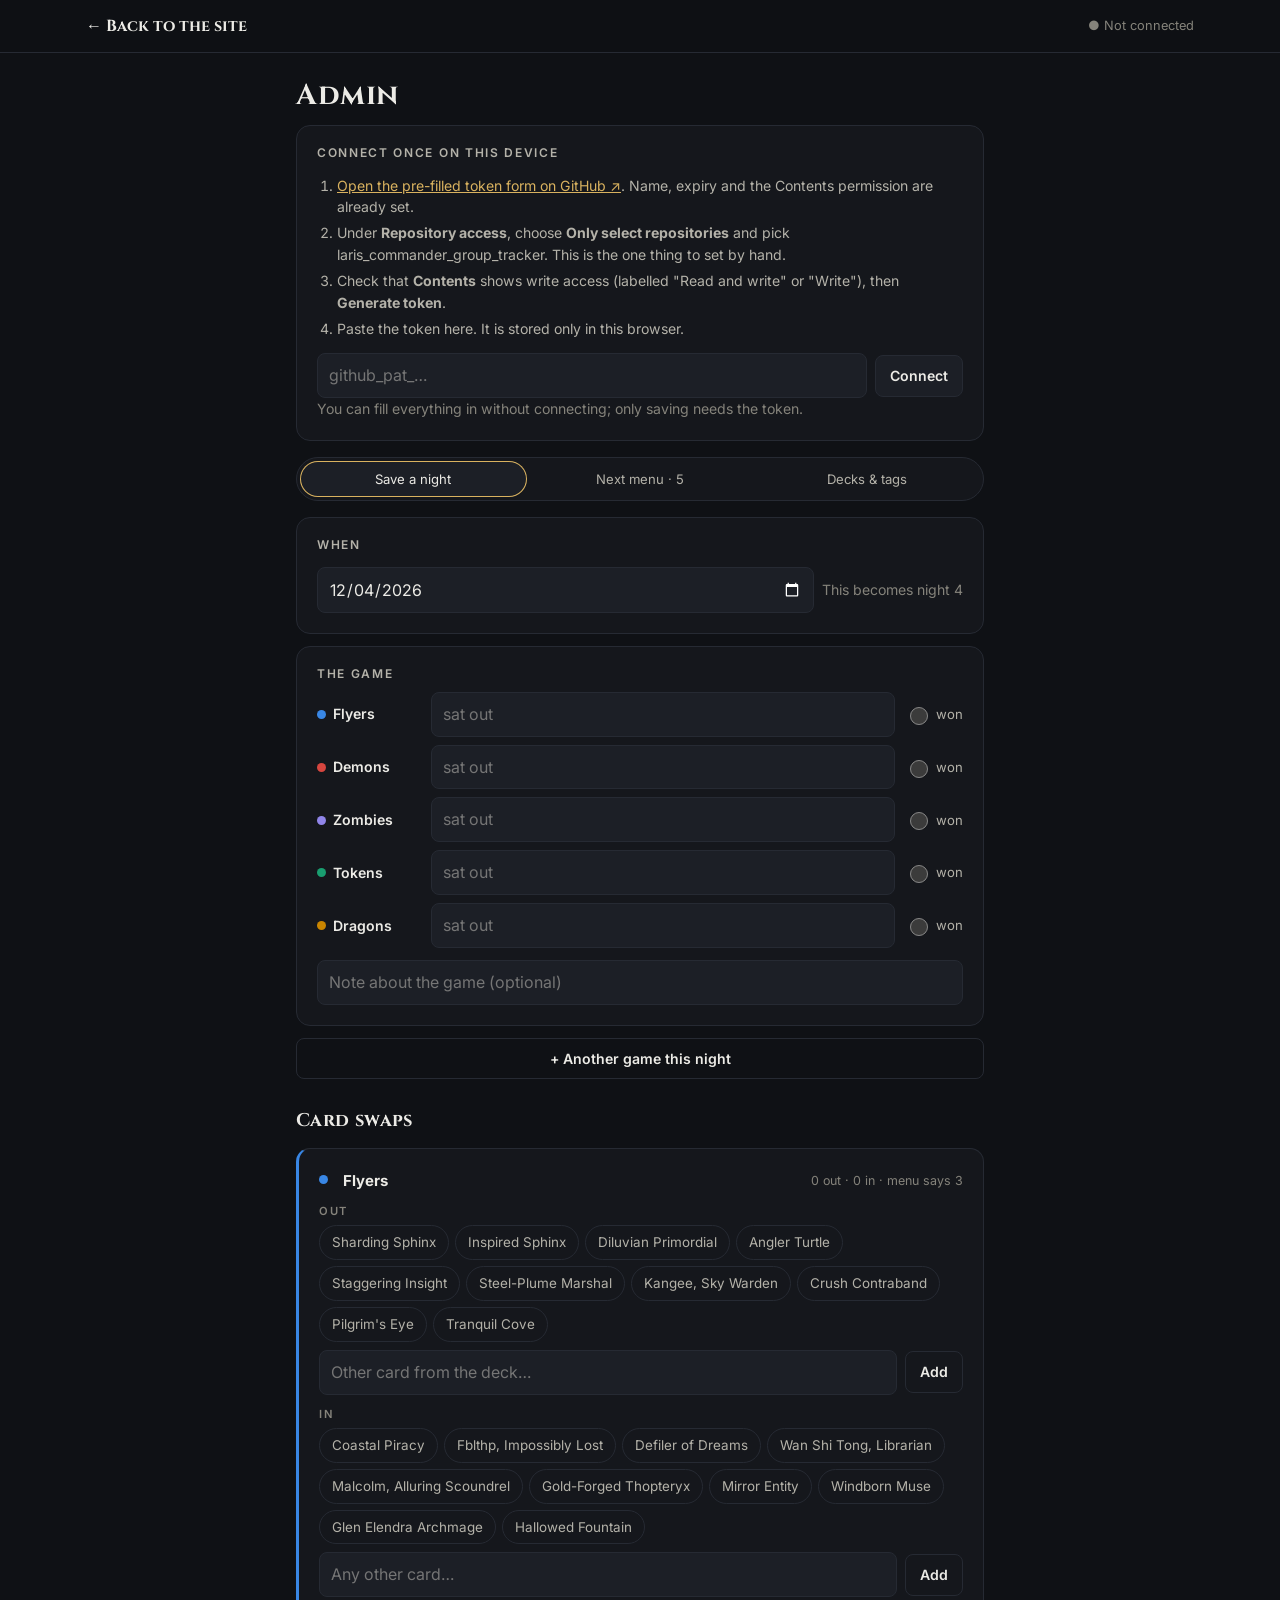
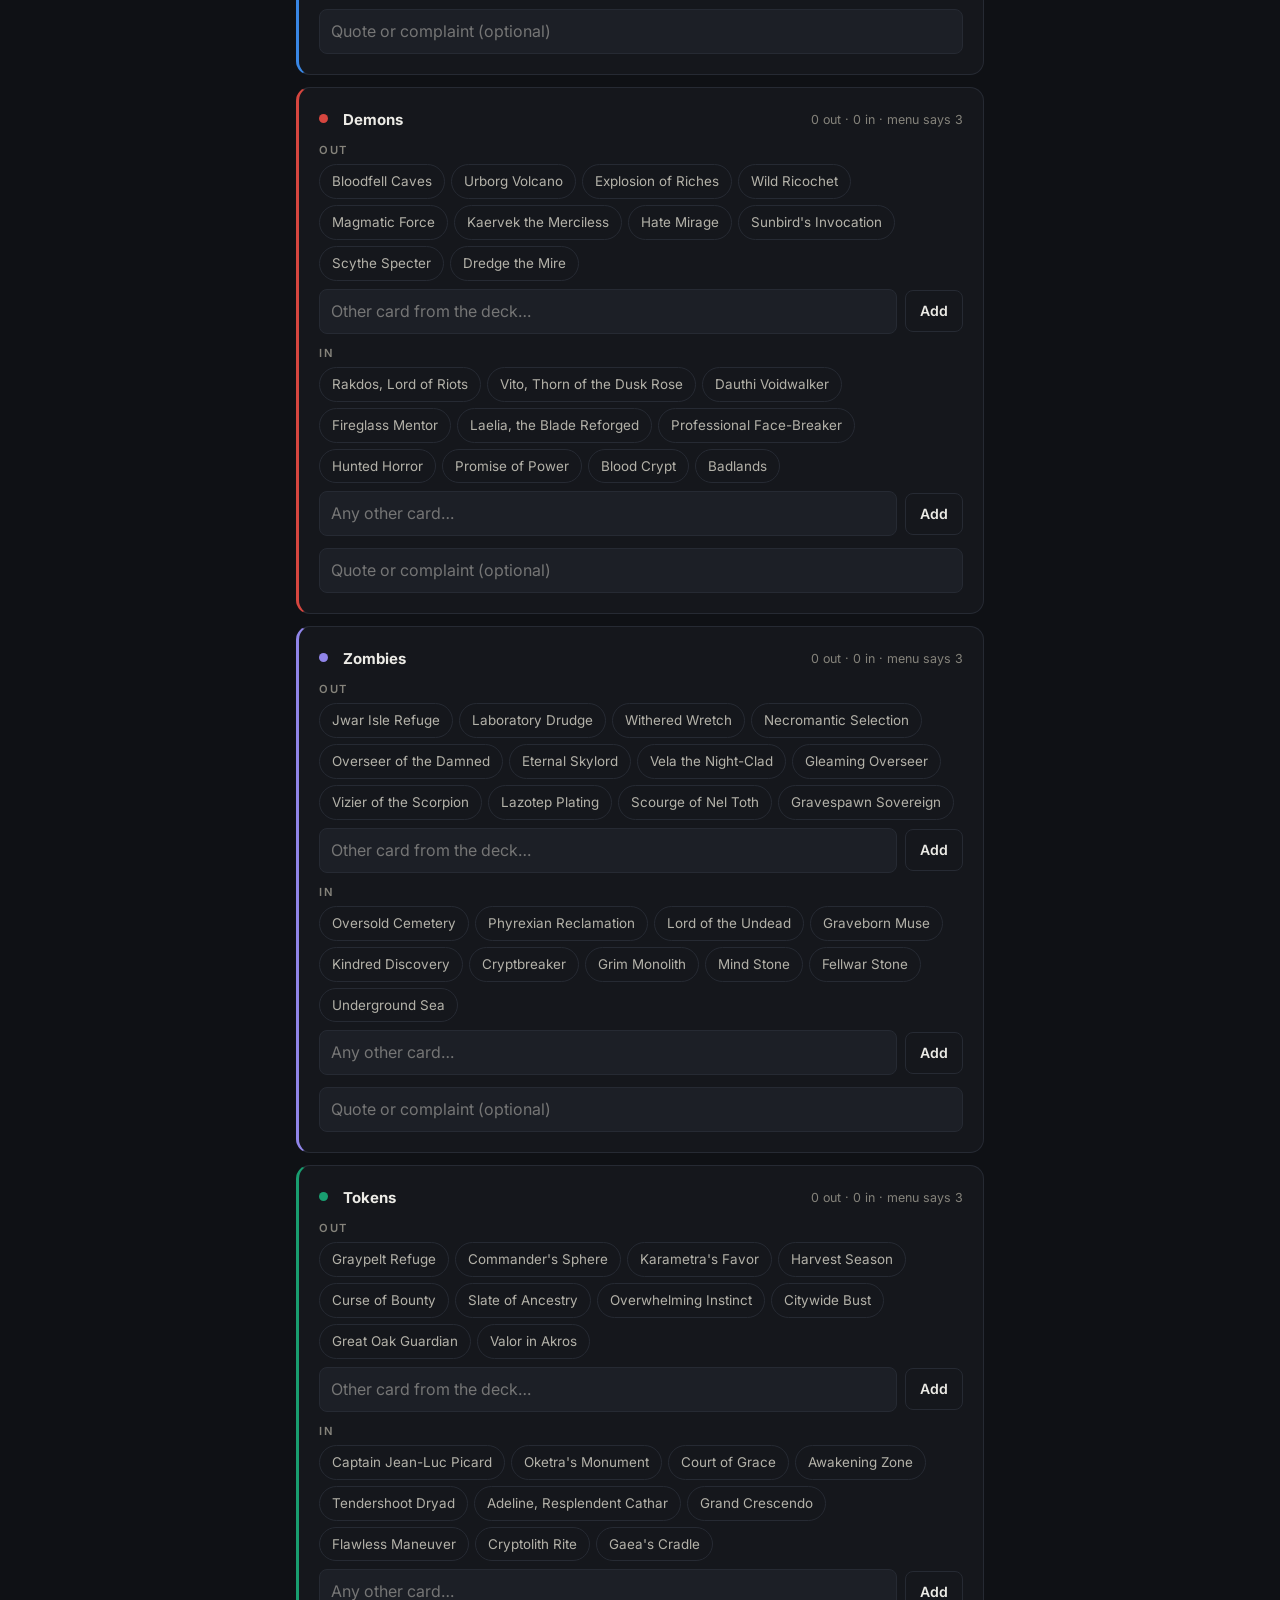
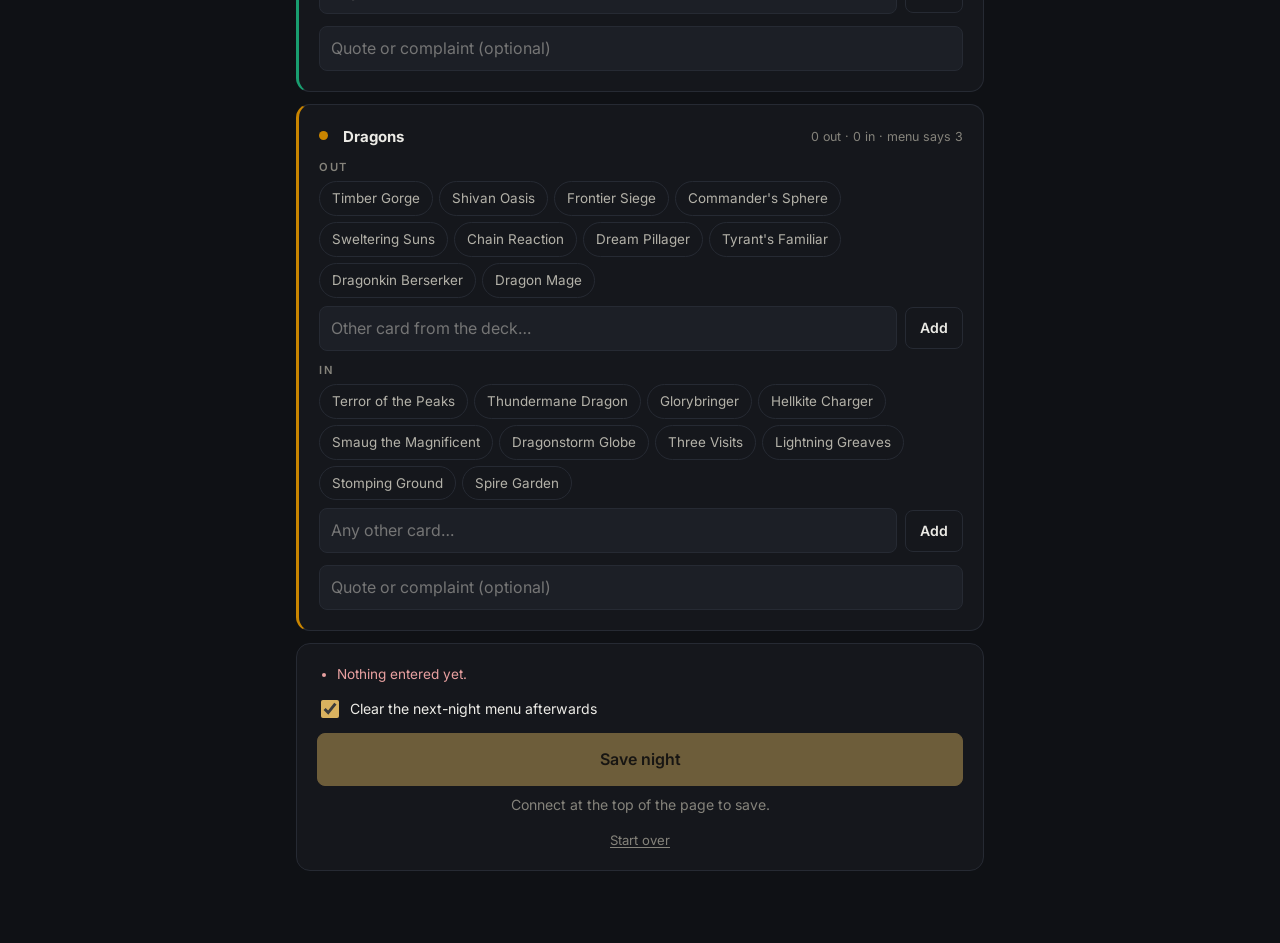
<file: admin.html>
<!doctype html>
<html lang="en">
<head>
<meta charset="utf-8">
<meta name="viewport" content="width=device-width,initial-scale=1">
<meta name="robots" content="noindex">
<title>Admin · Commander Legacy</title>
<link rel="preconnect" href="https://fonts.googleapis.com">
<link rel="preconnect" href="https://fonts.gstatic.com" crossorigin>
<link href="https://fonts.googleapis.com/css2?family=Cinzel:wght@600;700&family=Inter:wght@400;500;600&display=swap" rel="stylesheet">
<link rel="stylesheet" href="style.css?v=202611242230">
</head>
<body class="admin">
<nav class="topnav">
  <div class="wrap nav-inner">
    <a class="brand" href="./">← Back to the site</a>
    <span class="nav-status" id="conn-status"></span>
  </div>
</nav>

<main class="wrap adm">
  <h1 class="adm-title">Admin</h1>
  <div id="connect"></div>
  <div class="adm-tabs" id="tabs"></div>
  <div id="panel"><p class="hint">Loading…</p></div>
</main>

<datalist id="dl-players"></datalist>
<datalist id="dl-sf"></datalist>
<div id="dl-decks"></div>

<script src="core.js?v=202611242230"></script>
<script src="admin.js?v=202611242230"></script>
</body>
</html>
</file>
<file: style.css>
:root{
  --bg:#0f1115; --surface:#15171c; --surface-2:#1c1f26; --line:#262a33;
  --text:#ecebe6; --text-2:#b4b2a9; --muted:#85837b; --gold:#d9b25f;
  --flight:#3987e5; --chaos:#d6463f; --grave:#9085e9; --tokens:#199e70; --dragons:#c98500;
  --good:#4fb58a; --bad:#e8a0a0;
  --radius:14px;
  color-scheme:dark;
}
*{box-sizing:border-box}
[hidden]{display:none !important}
html{scroll-behavior:smooth;scroll-padding-top:64px}
html,body{margin:0}
body{background:var(--bg);color:var(--text);font:15px/1.55 Inter,system-ui,sans-serif;-webkit-font-smoothing:antialiased}
a{color:var(--gold)}
h1,h2,h3{font-family:Cinzel,Georgia,serif;font-weight:700;letter-spacing:.02em;margin:0}
.wrap{max-width:1140px;margin:0 auto;padding:0 16px}
button{font:inherit;color:inherit}
.hint{color:var(--muted);margin:0;font-size:.88rem}
.note{color:var(--muted);font-size:.8rem;margin:12px 0 0;line-height:1.5}
.gold{color:var(--gold)}
.soft{color:var(--muted);font-weight:400;text-transform:none;letter-spacing:0}
.dot{display:inline-block;width:9px;height:9px;border-radius:50%;background:var(--c);margin-right:7px;flex:none;vertical-align:middle;position:relative;top:-1px}
.card{background:var(--surface);border:1px solid var(--line);border-radius:var(--radius)}
.pad{padding:20px}
.card-h{font:600 .75rem/1.2 Inter,sans-serif;text-transform:uppercase;letter-spacing:.14em;color:var(--text-2);margin:0 0 14px}
.mini-h{font-size:.78rem;color:var(--muted);margin:10px 0 6px}
.empty{color:var(--muted);padding:28px;text-align:center}
.quote{font-style:italic;color:var(--text-2);margin:10px 0 0;font-size:.88rem;padding-left:12px;border-left:2px solid var(--c, var(--line))}
.link{background:none;border:0;padding:0;color:var(--gold);cursor:pointer;text-decoration:underline;text-underline-offset:2px;font-size:inherit;text-align:left}
.pill{font-size:.78rem;font-weight:600;border:1px solid var(--line);border-radius:99px;padding:4px 12px;white-space:nowrap;color:var(--text-2)}

/* nav */
.topnav{position:sticky;top:0;z-index:30;background:rgba(15,17,21,.85);backdrop-filter:blur(10px);border-bottom:1px solid var(--line)}
.nav-inner{display:flex;align-items:center;gap:20px;height:52px}
.brand{font:700 1rem Cinzel,serif;color:var(--text);text-decoration:none;white-space:nowrap}
.nav-links{display:flex;gap:4px;overflow-x:auto;scrollbar-width:none;margin-left:auto}
.nav-links a{color:var(--text-2);text-decoration:none;font-size:.85rem;padding:6px 10px;border-radius:99px;white-space:nowrap}
.nav-links a:hover{color:var(--text);background:var(--surface-2)}
@media (max-width:640px){body:not(.admin) .brand{display:none}.nav-links{margin:0 -6px}}

/* hero */
.hero{background:radial-gradient(1000px 360px at 15% -20%,#2a2440 0%,transparent 60%),radial-gradient(800px 360px at 95% -10%,#3a2617 0%,transparent 55%);padding:52px 0 36px}
.eyebrow{text-transform:uppercase;letter-spacing:.18em;font-size:.72rem;color:var(--gold);margin:0 0 10px}
h1{font-size:clamp(2.1rem,5.5vw,3.4rem);line-height:1.05}
.headline{font-size:clamp(1.05rem,2.2vw,1.3rem);line-height:1.5;color:var(--text-2);max-width:44ch;margin:18px 0 0}
.headline b{color:var(--text);font-weight:600}
.facts{display:flex;flex-wrap:wrap;gap:4px 16px;margin:20px 0 0;color:var(--muted);font-size:.85rem}

/* sections */
section{margin:52px 0}
.kicker{margin:0 0 4px;font-size:.78rem;font-weight:600;letter-spacing:.14em;text-transform:uppercase;color:var(--gold)}
.section-head{display:flex;flex-wrap:wrap;align-items:flex-end;justify-content:space-between;gap:8px 24px;margin-bottom:16px}
h2{font-size:1.55rem}

/* toggles + chips */
.seg{display:inline-flex;background:var(--surface);border:1px solid var(--line);border-radius:99px;padding:3px;max-width:100%}
.seg button{background:none;border:0;color:var(--text-2);font-size:.82rem;padding:5px 14px;border-radius:99px;cursor:pointer;white-space:nowrap}
.seg button[aria-pressed=true]{background:var(--surface-2);color:var(--text);box-shadow:inset 0 0 0 1px var(--gold)}
.chips{display:flex;flex-wrap:wrap;gap:6px}
.chip{background:var(--surface);border:1px solid var(--line);border-radius:99px;padding:6px 12px;font-size:.84rem;color:var(--text-2);cursor:pointer;text-align:left}
.chip:hover{border-color:var(--text-2)}
.chip.on{color:var(--text);border-color:var(--c, var(--gold));box-shadow:inset 0 0 0 1px var(--c, var(--gold));background:var(--surface-2)}

/* up next */
#upnext-body .chips{margin-bottom:12px}
.menu-head{display:flex;align-items:flex-start;justify-content:space-between;gap:12px;margin-bottom:18px}
.brief{margin:0;font-size:1.05rem;color:var(--text);font-style:italic;border-left:2px solid var(--c);padding-left:12px}
.menu-cols{display:grid;grid-template-columns:repeat(2,minmax(0,1fr));gap:24px 32px}
@media (max-width:760px){.menu-cols{grid-template-columns:1fr}}
.opts{list-style:none;margin:0;padding:0;display:grid;gap:2px}
.opt{display:flex;align-items:center;gap:12px;width:100%;background:none;border:0;padding:6px;border-radius:8px;cursor:pointer;text-align:left}
.opt:hover{background:var(--surface-2)}
.opt-img,.opt .ph{width:40px;aspect-ratio:488/680;border-radius:3px;flex:none;display:block;font-size:.4rem}
.opt-txt{min-width:0;line-height:1.35}
.opt-txt b{font-weight:600;font-size:.9rem}
.opt-txt small{display:block;color:var(--muted);font-size:.8rem}
.gc{font-size:.72rem;color:#f0a35c;white-space:nowrap}


/* game nights: one night */
.night-bar{display:flex;align-items:center;justify-content:space-between;gap:12px;margin:0 0 12px}
.night-title{font:700 1.15rem Cinzel,serif;text-align:center}
.night-title span{display:block;font:400 .8rem Inter,sans-serif;color:var(--muted);letter-spacing:0}
.icon-btn{width:36px;height:36px;border-radius:50%;background:var(--surface);border:1px solid var(--line);cursor:pointer;font-size:1.1rem;line-height:1;flex:none}
.icon-btn.sm{width:28px;height:28px;font-size:1rem}
.icon-btn:hover:not(:disabled){border-color:var(--gold)}
.icon-btn:disabled{opacity:.3;cursor:default}
.night-grid{display:grid;grid-template-columns:minmax(0,5fr) minmax(0,7fr);gap:16px;align-items:start}
@media (max-width:860px){.night-grid{grid-template-columns:1fr}}
.seats{list-style:none;margin:0;padding:0;display:grid;gap:8px}
.seats li{display:flex;align-items:center;gap:12px;padding:8px;border-radius:10px;background:var(--surface-2);border:1px solid transparent}
.seats li.won{border-color:var(--gold);background:linear-gradient(90deg,rgba(217,178,95,.12),transparent 70%)}
.seat-cmd{flex:none}
.seat-art,.seats .ph.seat-art{width:64px;height:46px;object-fit:cover;border-radius:6px;display:block;aspect-ratio:auto;font-size:.55rem}
.seat-who{display:flex;flex-direction:column;line-height:1.3;min-width:0}
.seat-who span{font-size:.82rem;color:var(--text-2)}
.crown{margin-left:auto;font-size:.75rem;font-weight:600;color:#1a1408;background:var(--gold);border-radius:99px;padding:3px 10px;white-space:nowrap}
.sat-out{margin:14px 0 0;font-size:.82rem;color:var(--muted)}
.sat-out .dot{margin-left:6px}
.night-decks{display:grid;grid-template-columns:repeat(2,minmax(0,1fr));gap:20px 24px}
@media (max-width:560px){.night-decks{grid-template-columns:1fr}}
.nd-head{display:flex;align-items:center;font-size:.9rem;margin-bottom:8px}
.nd-head span{margin-left:auto;font-size:.78rem;color:var(--muted)}
.nd-cards{display:flex;flex-wrap:wrap;gap:8px}
.swap-in{position:relative;background:none;border:0;padding:0;cursor:pointer;width:54px}
.swap-in img,.swap-in .ph{width:54px;aspect-ratio:488/680;border-radius:4px;display:block;font-size:.5rem}
.swap-in:hover img{outline:2px solid var(--c);outline-offset:1px}
.swap-in .tag{position:absolute;left:2px;right:2px;bottom:2px;background:var(--gold);color:#1a1408;font-size:.5rem;font-weight:700;border-radius:3px;text-align:center;text-transform:uppercase}
.night-deck .quote{border-left-color:var(--c);font-size:.84rem}

/* standings */
.standings{padding:20px}
.st-grid{display:grid;grid-template-columns:minmax(0,5fr) minmax(0,7fr);gap:32px}
@media (max-width:860px){.st-grid{grid-template-columns:1fr;gap:28px}}
.chart-head{display:flex;align-items:center;justify-content:space-between;gap:12px;margin-bottom:6px}
.chart-head .card-h{margin:0}
.ranking{list-style:none;margin:0;padding:0;display:grid;gap:14px}
.ranking li{display:flex;gap:12px}
.rk{width:1.2em;text-align:right;color:var(--muted);font-variant-numeric:tabular-nums;font-size:.9rem;padding-top:1px}
.rk-body{flex:1;min-width:0}
.rk-top{display:flex;align-items:center;font-size:.92rem}
.rk-rec{margin-left:auto;color:var(--muted);font-size:.82rem;font-variant-numeric:tabular-nums;white-space:nowrap}
.rk-rec b{color:var(--text)}
.track{height:8px;background:var(--surface-2);border-radius:4px;position:relative;margin:6px 0 4px}
.fill{height:100%;background:var(--c);border-radius:4px;min-width:0}
.fair{position:absolute;top:-3px;bottom:-3px;width:2px;background:var(--text-2);border-radius:1px}
.ranking small{display:block;color:var(--muted);font-size:.76rem;line-height:1.35}
#chart svg{display:block}
#chart .grid{stroke:var(--line);stroke-width:1}
#chart .axis0{stroke:#454a56;stroke-width:1}
#chart .tick{fill:var(--muted);font-size:10px;font-family:Inter,sans-serif}
.legend{display:flex;flex-wrap:wrap;gap:4px 14px;font-size:.78rem;color:var(--text-2);margin-top:6px}
.mx-wrap{margin-top:24px;border-top:1px solid var(--line);padding-top:14px}
summary{cursor:pointer;list-style:none}
summary::-webkit-details-marker{display:none}
.mx-wrap summary,.gy summary,.paste summary{color:var(--text-2);font-size:.85rem;font-weight:600}
.mx-wrap summary::before,.gy summary::before,.hnight summary::before,.paste summary::before{content:"▸";display:inline-block;margin-right:8px;transition:transform .15s;color:var(--muted)}
details[open]>summary::before{transform:rotate(90deg)}
.mx-scroll{overflow-x:auto;margin-top:12px}
.mx{border-collapse:collapse;font-size:.84rem;font-variant-numeric:tabular-nums}
.mx th,.mx td{padding:8px 12px;border-bottom:1px solid var(--line);white-space:nowrap}
.mx thead th{font-weight:600;color:var(--text-2);font-size:.8rem;text-align:center}
.mx tbody th{text-align:left;font-weight:600}
.mx td{text-align:center;color:var(--line);min-width:80px}
.mx td.has{color:var(--text-2)}
.mx td.won{color:var(--gold);font-weight:600}

/* decks */
.deck-strip{display:grid;grid-template-columns:repeat(5,minmax(0,1fr));gap:10px;margin-bottom:16px}
@media (max-width:860px){.deck-strip{grid-template-columns:none;grid-auto-flow:column;grid-auto-columns:minmax(150px,1fr);overflow-x:auto;scroll-snap-type:x mandatory;padding-bottom:4px}}
.deck-card{position:relative;background:var(--surface);border:1px solid var(--line);border-radius:12px;overflow:hidden;cursor:pointer;text-align:left;padding:0;transition:border-color .15s,opacity .15s;scroll-snap-align:start;opacity:.75}
.deck-card:hover{opacity:1}
.deck-card[aria-selected=true]{opacity:1;border-color:var(--c);box-shadow:0 0 0 1px var(--c)}
.deck-card .art{position:relative;aspect-ratio:626/380;background:var(--surface-2) center/cover;border-bottom:3px solid var(--c)}
.deck-card .pips{position:absolute;top:8px;right:8px;background:rgba(0,0,0,.6);padding:3px 5px;border-radius:99px}
.deck-card .body{padding:10px 12px 12px}
.deck-card h3{font-size:.95rem}
.deck-card .cmd{color:var(--text-2);font-size:.78rem;margin:2px 0 6px;white-space:nowrap;overflow:hidden;text-overflow:ellipsis}
.deck-card .meta{color:var(--muted);font-size:.76rem;margin:0}
.pips{display:inline-flex;gap:3px;vertical-align:middle}
.pips img{width:15px;height:15px}
.detail{display:grid;grid-template-columns:260px minmax(0,1fr);gap:28px}
.side .c{width:100%}
.side img.cmdimg,.side .ph.cmdimg{width:100%;border-radius:12px;display:block}
.side h3{margin:14px 0 10px;font-size:1.15rem}
.kv{display:grid;grid-template-columns:auto 1fr;gap:4px 12px;font-size:.85rem;margin:0 0 14px}
.kv dt{color:var(--muted)}
.kv dd{margin:0;white-space:nowrap}
.mox{display:inline-block;font-size:.85rem;font-weight:600;text-decoration:none;border:1px solid var(--line);border-radius:99px;padding:6px 14px}
.mox:hover{border-color:var(--gold)}
.hist-h{margin:24px 0 6px}
.hnight{border-top:1px solid var(--line);padding:8px 0}
.hnight summary{font-size:.86rem;font-weight:600}
.hnight summary span{color:var(--muted);font-weight:400;font-size:.78rem;margin-left:6px}
.log{list-style:none;margin:8px 0 0;padding:0 0 0 18px;font-size:.82rem;display:grid;gap:4px}
.log .o{color:var(--muted);text-decoration:line-through}
.log .link{color:var(--text);font-weight:600;text-decoration:none}
.log .link:hover{text-decoration:underline}
.hnight .quote{margin-left:18px;font-size:.8rem;border-left-color:var(--c)}
.list-head{display:flex;align-items:center;justify-content:space-between;gap:12px;margin-bottom:16px}
.list-head .card-h{margin:0}
.group{margin-bottom:22px}
.group h4{font:600 .75rem/1 Inter,sans-serif;text-transform:uppercase;letter-spacing:.14em;color:var(--text-2);margin:0 0 10px;display:inline}
.group>h4{display:block}
.group h4 span{color:var(--muted);font-weight:400}
.gy summary{margin-bottom:10px}
.grid{display:grid;grid-template-columns:repeat(auto-fill,minmax(92px,1fr));gap:8px}
.c{position:relative;background:none;border:0;padding:0;cursor:pointer;display:block}
.grid .c img,.grid .c .ph{width:100%;aspect-ratio:488/680;border-radius:5px;display:block}
.c .qty{position:absolute;right:4px;bottom:4px;background:rgba(0,0,0,.8);color:#fff;font-size:.72rem;font-weight:600;border-radius:99px;padding:1px 7px}
.c .new{position:absolute;left:4px;top:4px;background:var(--gold);color:#1a1408;font-size:.62rem;font-weight:700;border-radius:99px;padding:1px 6px;text-transform:uppercase;letter-spacing:.05em}
.c .added{position:absolute;left:4px;top:4px;background:rgba(0,0,0,.75);color:var(--gold);font-size:.62rem;font-weight:600;border-radius:99px;padding:1px 6px}
.c.is-new img{outline:2px solid var(--gold);outline-offset:1px}
.gy .c img{filter:grayscale(1);opacity:.45}
@media (max-width:760px){
  .detail{grid-template-columns:1fr}
  .side{display:grid;grid-template-columns:120px minmax(0,1fr);gap:0 16px}
  .side>.c{grid-row:span 3}
  .side h3{margin-top:0}
  .side .mox{justify-self:start;align-self:start}
  .side .hist-h,.side .hnight,.side>.hint{grid-column:1/-1}
}

/* placeholders before Scryfall answers */
.ph{display:flex;align-items:center;justify-content:center;text-align:center;background:var(--surface-2);color:var(--text-2);overflow:hidden;font-size:.6rem;line-height:1.15;padding:3px}

/* modal + tooltip */
.modal{position:fixed;inset:0;background:rgba(5,6,8,.85);display:flex;align-items:center;justify-content:center;padding:16px;z-index:50}
.modal-inner{position:relative;max-width:min(760px,100%);max-height:100%;overflow:auto}
.modal .close{position:absolute;top:-4px;right:0;background:none;border:0;color:#fff;font-size:2rem;cursor:pointer;line-height:1}
.mcards{display:flex;flex-wrap:wrap;gap:16px;justify-content:center;align-items:center;padding-top:28px}
.mcards figure{margin:0;text-align:center}
.mcards img{width:min(300px,80vw);border-radius:14px;display:block}
.mcards figcaption{font-size:.78rem;color:var(--text-2);margin-top:6px;text-transform:uppercase;letter-spacing:.1em}
.mcards .arrow{font-size:2rem;color:var(--gold)}
.mnote{color:var(--text-2);text-align:center;font-style:italic;margin:14px 0 0}
.tip{position:fixed;z-index:40;pointer-events:none;background:#0b0c0f;border:1px solid var(--line);border-radius:8px;padding:8px 10px;font-size:.8rem;min-width:160px;box-shadow:0 6px 24px rgba(0,0,0,.5)}
.tip .r{display:flex;justify-content:space-between;gap:12px;font-variant-numeric:tabular-nums}
.tip b{display:block;margin-bottom:4px}
.warn{color:var(--bad);font-size:.85rem;background:#2a1517;border:1px solid #4a2326;border-radius:8px;padding:10px 12px}
.done{color:#bfe8d4;font-size:.88rem;background:#12261e;border:1px solid #1f4a39;border-radius:8px;padding:10px 12px}
.foot{color:var(--muted);font-size:.78rem;padding:8px 16px 40px}

/* ---------- admin page ---------- */
.adm{max-width:720px;padding-bottom:60px}
.adm-title{font-size:1.8rem;margin:28px 0 14px}
.adm-h{font-size:1.15rem;margin:28px 0 12px}
.adm .card{margin-bottom:12px}
.adm-tabs{margin:16px 0}
.adm-tabs .seg{display:flex}
.adm-tabs .seg button{flex:1;padding:8px 10px}
.nav-status{margin-left:auto;font-size:.8rem}
.nav-status .ok{color:var(--good)}
.nav-status .off{color:var(--muted)}
.conn-line{font-size:.85rem;color:var(--text-2);margin:0}
.steps{margin:0 0 14px;padding-left:20px;font-size:.88rem;color:var(--text-2);display:grid;gap:4px}
.adm input:not([type=radio]):not([type=checkbox]),.adm textarea{background:var(--surface-2);border:1px solid var(--line);border-radius:8px;color:var(--text);font:inherit;font-size:16px;padding:9px 11px;min-width:0}
.adm input:focus,.adm textarea:focus{outline:2px solid var(--gold);outline-offset:1px;border-color:transparent}
.adm textarea{width:100%;font:13px/1.4 ui-monospace,Menlo,monospace;resize:vertical}
.adm .wide{width:100%;margin-top:12px}
.adder{display:flex;gap:8px;align-items:center;margin-top:8px}
.adder input{flex:1}
.btn{border:1px solid var(--line);background:var(--surface-2);border-radius:8px;padding:9px 14px;cursor:pointer;font-weight:600;font-size:.88rem;white-space:nowrap}
.btn:hover:not(:disabled){border-color:var(--gold)}
.btn:disabled{opacity:.45;cursor:default}
.btn.primary{background:var(--gold);border-color:var(--gold);color:#1a1408;font-size:1rem;padding:13px}
.btn.ghost{background:none}
.btn.block{display:block;width:100%}
.sw-head{display:flex;align-items:center;gap:8px;margin-bottom:10px}
.sw-head .card-h{margin:0}
.sw-head .count,.sw-head>.link,.sw-head>.btn{margin-left:auto}
.sw-head .count+.btn{margin-left:8px}
.count{font-size:.78rem;color:var(--muted)}
.count.good{color:var(--good)}
.count.bad{color:var(--bad)}
.lbl{font:600 .7rem/1 Inter,sans-serif;text-transform:uppercase;letter-spacing:.14em;color:var(--muted);margin:14px 0 8px}
.swapcard{border-left:3px solid var(--c)}
.seatgrid{display:grid;gap:8px}
.seatrow{display:grid;grid-template-columns:104px minmax(0,1fr) auto;gap:10px;align-items:center}
.seat-deck{font-size:.88rem;font-weight:600;white-space:nowrap}
.winner{font-size:.82rem;color:var(--text-2);display:flex;align-items:center;gap:5px;white-space:nowrap;cursor:pointer}
.winner input,.check input{accent-color:var(--gold);width:18px;height:18px}
.pairs{list-style:none;margin:12px 0 0;padding:0;font-size:.86rem;display:grid;gap:4px}
.pairs .o{color:var(--muted);text-decoration:line-through}
.flag{font-size:.72rem;border-radius:99px;padding:1px 7px;white-space:nowrap;border:1px solid var(--line);color:var(--text-2)}
.flag-gc{color:#f0a35c;border-color:#5a3a1e}
.flag-banned,.flag-offcolor,.flag-dup,.flag-unknown{color:var(--bad);border-color:#4a2326}
.issues{margin:0 0 12px;padding-left:20px;font-size:.85rem;color:var(--text-2)}
.issues.bad{color:var(--bad)}
.check{display:flex;align-items:center;gap:8px;font-size:.88rem;margin-bottom:12px;cursor:pointer}
.savebox .link{display:block;margin:14px auto 0;color:var(--muted);font-size:.82rem}
.savebox .hint{text-align:center;margin-top:8px}
.deckpick{margin:12px 0}
.inline{display:flex;align-items:center;gap:10px;font-size:.88rem;color:var(--text-2);margin-top:12px}
.inline input{width:72px}
.mlist{list-style:none;margin:0;padding:0;display:grid;gap:8px}
.mrow{display:grid;grid-template-columns:minmax(0,1fr) minmax(0,1fr) auto;gap:8px;align-items:center}
.mname{font-size:.88rem;font-weight:600;min-width:0}
.mname .flag{font-weight:400;margin-left:4px}
.paste{margin-top:12px}
.paste textarea{margin:8px 0}
@media (max-width:560px){
  .mrow{grid-template-columns:minmax(0,1fr) auto}
  .mrow input{grid-column:1/-1;grid-row:2}
  .seatrow{grid-template-columns:88px minmax(0,1fr) auto}
}

/* deck health */
.detail-main{min-width:0}
.health{background:var(--surface-2);border-color:transparent;margin-bottom:24px;padding:18px}
.h-grid{display:grid;grid-template-columns:minmax(0,1fr) minmax(0,1.25fr) minmax(0,1fr);gap:24px 28px}
@media (max-width:1000px){.h-grid{grid-template-columns:repeat(auto-fit,minmax(240px,1fr))}}
.h-warn{margin:0 0 14px;color:#e0a63a;font-size:.85rem;font-weight:600}
.curve{width:100%;height:auto;display:block}
.curve .bar{fill:var(--c)}
.curve .cv:hover .bar{opacity:.8}
.curve .val{fill:var(--text-2);font:600 10px Inter,sans-serif}
.curve .tick{fill:var(--muted);font:10px Inter,sans-serif}
.roles{list-style:none;margin:0;padding:0;display:grid;gap:1px}
.role{display:grid;grid-template-columns:minmax(0,1fr) 2em 3.6em 3.6em;align-items:center;gap:6px;width:100%;background:none;border:0;padding:5px 6px;border-radius:6px;cursor:pointer;text-align:left;font-size:.84rem}
.role:hover{background:var(--surface)}
.r-name{white-space:nowrap;overflow:hidden;text-overflow:ellipsis}
.r-n{font-weight:600;text-align:right;font-variant-numeric:tabular-nums}
.r-typ{color:var(--muted);font-size:.74rem;white-space:nowrap}
.r-st{font-size:.74rem;white-space:nowrap;color:var(--muted)}
.role.ok .r-st{color:var(--good)}
.role.low .r-st{color:#e0a63a}
.col-row{display:grid;grid-template-columns:18px minmax(0,1fr) auto;gap:10px;align-items:center;margin-bottom:10px}
.col-row img{width:18px;height:18px}
.col-bars{display:grid;gap:3px}
.cb{height:7px;border-radius:4px;background:var(--surface)}
.cb span{display:block;height:100%;border-radius:4px;background:var(--m)}
.cb.src span{background:none;box-shadow:inset 0 0 0 1.5px var(--m)}
.col-n{font-size:.74rem;color:var(--muted);font-variant-numeric:tabular-nums;white-space:nowrap}
.list-ctl{display:flex;flex-wrap:wrap;gap:8px;justify-content:flex-end}
.list-head{flex-wrap:wrap}
.g-ex{font:400 .74rem Inter,sans-serif;text-transform:none;letter-spacing:0;color:var(--muted);margin-left:6px}
.side-links{display:flex;flex-wrap:wrap;gap:8px}
.side-links .mox{background:none;cursor:pointer;color:var(--gold)}
.tip div{white-space:nowrap}
@media (max-width:760px){ .side .side-links{justify-self:start;align-self:start} }
/* admin: tag editor */
.tcounts{display:flex;flex-wrap:wrap;gap:4px 14px;font-size:.8rem;color:var(--muted);margin:12px 0}
.tcounts b{color:var(--text)}
.tlist{list-style:none;margin:0;padding:0}
.trow{display:grid;grid-template-columns:minmax(0,200px) minmax(0,1fr);gap:6px 14px;align-items:start;padding:9px 0;border-top:1px solid var(--line)}
.trow.changed .tname{color:var(--gold)}
.tname{font-size:.86rem;font-weight:600;padding-top:4px}
.tchip{padding:3px 9px;font-size:.74rem}
@media (max-width:560px){.trow{grid-template-columns:1fr}}
.savebox.sticky{position:sticky;bottom:10px;z-index:5;box-shadow:0 8px 30px rgba(0,0,0,.55)}

/* chapter 3: the board */
.timeline-scroll{overflow-x:auto;scrollbar-width:thin}
.timeline{display:grid;min-width:100%}
.tl-corner,.tl-label{position:sticky;left:0;z-index:2;background:var(--surface)}
.tl-colhead{padding:12px 10px;border:0;border-left:1px solid var(--line);background:none;color:inherit;font:inherit;text-align:left;white-space:nowrap;line-height:1.3}
.tl-colhead b{display:block;font-size:.85rem}
.tl-colhead span{font-size:.76rem;color:var(--muted)}
.tl-night{cursor:pointer}
.tl-night:hover b{color:var(--gold)}
.tl-night.sel{background:var(--surface-2)}
.tl-night.sel b{color:var(--gold)}
.tl-label{padding:10px 12px;border-top:1px solid var(--line);display:flex;align-items:center;gap:6px;font-weight:600;font-size:.86rem;min-height:92px;box-shadow:1px 0 0 var(--line)}
.tl-cell{position:relative;border-top:1px solid var(--line);border-left:1px solid var(--line);padding:10px;display:flex;flex-wrap:wrap;align-content:flex-start;gap:8px;min-height:92px}
.tl-cell.sel{background:rgba(255,255,255,.025)}
.tl-out{background-image:repeating-linear-gradient(135deg,transparent 0 8px,rgba(255,255,255,.018) 8px 9px)}
.tl-won{background:linear-gradient(180deg,rgba(217,178,95,.12),transparent 80%)}
.tl-star{position:absolute;top:6px;right:8px;color:var(--gold);font-size:.85rem}
.swap{display:flex;align-items:center;background:none;border:0;padding:0;cursor:pointer}
.swap img,.swap .ph{width:30px;aspect-ratio:488/680;border-radius:3px;display:block;font-size:.45rem;overflow:hidden}
.swap .out{opacity:.3;filter:grayscale(1);margin-right:-12px;transform:scale(.88)}
.swap .in{position:relative;box-shadow:-2px 0 0 var(--surface)}
.swap:hover .in,.swap:focus-visible .in{outline:2px solid var(--text-2);outline-offset:1px}
.swap.cmdswap .in{outline:2px solid var(--gold);outline-offset:1px}
.tl-start{width:48px;background:none;border:0;padding:0;cursor:pointer}
.thumb{width:48px;aspect-ratio:488/680;border-radius:4px;display:block;overflow:hidden}
@media (max-width:600px){.tl-label{padding:8px;font-size:.78rem}}
</file>
